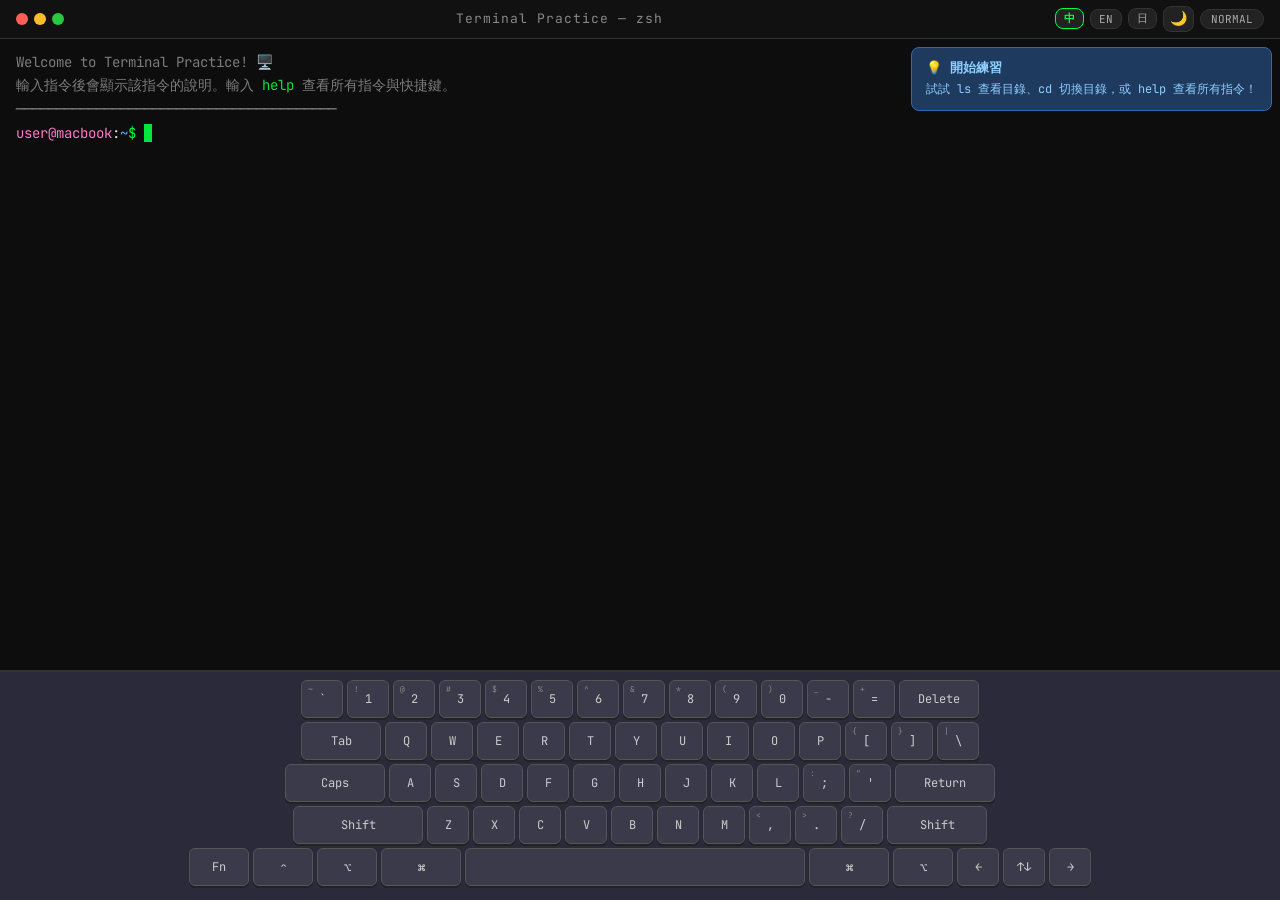
<file: terminal-practice.html>
<!DOCTYPE html>
<html lang="zh-TW">
<head>
<meta charset="UTF-8">
<meta name="viewport" content="width=device-width, initial-scale=1.0">
<title>Terminal Practice</title>
<link href="https://fonts.googleapis.com/css2?family=JetBrains+Mono:wght@300;400;500;700&display=swap" rel="stylesheet">
<style>
*{margin:0;padding:0;box-sizing:border-box}
:root{
  --bg:#1a1a2e;
  --terminal-bg:#0d0d0d;
  --text-green:#00ff41;
  --text-white:#e0e0e0;
  --prompt-blue:#5eaeff;
  --prompt-user:#ff79c6;
  --key-bg:#3a3a4a;
  --key-bg-hover:#4a4a5a;
  --key-pressed:#00ff41;
  --key-text:#ccc;
  --key-border:#555;
  --keyboard-bg:#2a2a3a;
  --hint-bg:#1e3a5f;
  --hint-border:#2e6aaf;
  --success-bg:#1a3a1a;
  --success-border:#2a8a2a;
  --topbar-bg:#111;
  --topbar-border:#333;
  --topbar-title:#888;
  --vi-status-bg:#222;
}
/* ── Light Mode ── */
.light-mode{
  --bg:#f0f2f5;
  --terminal-bg:#ffffff;
  --text-green:#007a1f;
  --text-white:#1a1a1a;
  --prompt-blue:#0055bb;
  --prompt-user:#cc0066;
  --key-bg:#e2e2e2;
  --key-bg-hover:#d2d2d2;
  --key-pressed:#007a1f;
  --key-text:#333;
  --key-border:#bbb;
  --keyboard-bg:#d8d8d8;
  --hint-bg:#e4f0fd;
  --hint-border:#4a90d9;
  --success-bg:#e6f5e6;
  --success-border:#4a9a4a;
  --topbar-bg:#f8f8f8;
  --topbar-border:#ddd;
  --topbar-title:#666;
  --vi-status-bg:#ececec;
}
.light-mode .hint-toast.info{background:#fff4e0;border-color:#cc8800;color:#885500}
.light-mode .hint-toast.explain{background:#f5eeff;border-color:#9055c8;color:#5a2d8a}
.light-mode .hint-toast.success{color:#266026}
.light-mode .error-line{color:#cc2200}
.light-mode .dir-color{color:#0055bb}
.light-mode .exec-color{color:#007a1f}
.light-mode .vi-tilde{color:#0055bb}
.light-mode #terminal::-webkit-scrollbar-thumb{background:#bbb}
.light-mode .key{box-shadow:0 2px 0 #bbb}

html,body{height:100%;overflow:hidden;background:var(--bg);font-family:'JetBrains Mono',monospace;color:var(--text-white)}
#app{display:flex;flex-direction:column;height:100vh}

.top-bar{display:flex;align-items:center;justify-content:space-between;padding:6px 16px;background:var(--topbar-bg);border-bottom:1px solid var(--topbar-border);flex-shrink:0}
.top-bar .dots{display:flex;gap:6px}
.top-bar .dot{width:12px;height:12px;border-radius:50%}
.dot-r{background:#ff5f57}.dot-y{background:#ffbd2e}.dot-g{background:#28c840}
.top-bar .title{font-size:13px;color:var(--topbar-title);letter-spacing:1px}
.top-bar .mode-badge{font-size:11px;padding:2px 10px;border-radius:10px;background:var(--vi-status-bg);color:#aaa;border:1px solid var(--topbar-border)}

/* ── Top-bar controls ── */
.top-bar-controls{display:flex;align-items:center;gap:6px}
.lang-btn{
  font-size:11px;padding:2px 8px;border-radius:8px;cursor:pointer;user-select:none;
  background:var(--vi-status-bg);color:#aaa;border:1px solid var(--topbar-border);
  font-family:'JetBrains Mono',monospace;transition:all .15s;
}
.lang-btn:hover{color:var(--text-green);border-color:var(--text-green)}
.lang-btn.active{color:var(--text-green);border-color:var(--text-green);font-weight:700}
.theme-btn{
  font-size:14px;padding:2px 6px;border-radius:8px;cursor:pointer;user-select:none;
  background:var(--vi-status-bg);border:1px solid var(--topbar-border);
  line-height:1.4;transition:all .15s;
}
.theme-btn:hover{border-color:var(--text-green)}

.terminal-wrap{flex:1;min-height:0;display:flex;flex-direction:column;background:var(--terminal-bg);position:relative;overflow:hidden}
#terminal{flex:1;overflow-y:auto;padding:12px 16px;font-size:14px;line-height:1.7;white-space:pre-wrap;word-break:break-all;scrollbar-width:thin;scrollbar-color:#333 transparent}
#terminal::-webkit-scrollbar{width:6px}
#terminal::-webkit-scrollbar-thumb{background:#333;border-radius:3px}

.prompt-line{color:var(--text-green)}
.prompt-user{color:var(--prompt-user)}
.prompt-path{color:var(--prompt-blue)}
.prompt-symbol{color:var(--text-green)}
.output-line{color:var(--text-white);opacity:.9}
.error-line{color:#ff6b6b}
.dir-color{color:#5eaeff;font-weight:bold}
.file-color{color:var(--text-white)}
.exec-color{color:var(--text-green)}
.vi-tilde{color:var(--prompt-blue)}
.vi-status{color:var(--text-white);background:var(--vi-status-bg);padding:1px 0}

.cursor-block{background:var(--text-green);color:#000;animation:blink 1s step-end infinite}
@keyframes blink{50%{opacity:0}}

.hint-container{position:absolute;top:8px;right:8px;z-index:10;display:flex;flex-direction:column;gap:6px;max-width:400px;pointer-events:none}
.hint-toast{padding:10px 14px;border-radius:8px;font-size:12px;line-height:1.6;animation:slideIn .3s ease;pointer-events:auto;transition:opacity .3s}
.hint-toast.hint{background:var(--hint-bg);border:1px solid var(--hint-border);color:#8ecfff}
.hint-toast.success{background:var(--success-bg);border:1px solid var(--success-border);color:#6f6}
.hint-toast.info{background:#3a2a1a;border:1px solid #8a6a2a;color:#ffd080}
.hint-toast.explain{background:#2a1a3a;border:1px solid #6a4a8a;color:#d0b0ff}
@keyframes slideIn{from{transform:translateX(20px);opacity:0}to{transform:translateX(0);opacity:1}}
.hint-toast .hint-title{font-weight:700;margin-bottom:2px;font-size:13px}

.keyboard-section{flex-shrink:0;background:var(--keyboard-bg);border-top:2px solid var(--topbar-border);padding:8px 6px 10px}
.kb-row{display:flex;justify-content:center;gap:4px;margin-bottom:4px}
.key{
  display:flex;align-items:center;justify-content:center;
  min-width:42px;height:38px;padding:0 6px;
  background:var(--key-bg);color:var(--key-text);
  border:1px solid var(--key-border);border-radius:6px;
  font-size:11px;font-family:'JetBrains Mono',monospace;
  cursor:pointer;user-select:none;
  transition:all .08s ease;
  position:relative;
  box-shadow:0 2px 0 #222;
}
.key:hover{background:var(--key-bg-hover)}
.key.pressed{
  background:var(--key-pressed)!important;color:#000!important;
  transform:translateY(2px);box-shadow:none;
  border-color:var(--key-pressed)!important;
}
.key.modifier-active{border-color:#ff79c6!important;color:#ff79c6!important;background:#3a2a3a!important}
.key.wide-1{min-width:60px}.key.wide-2{min-width:80px}.key.wide-3{min-width:100px}
.key.wide-4{min-width:130px}
.key.space{flex:1;max-width:340px;min-width:200px}
.key .sub{position:absolute;top:3px;left:6px;font-size:8px;color:#888}
.key .main{font-size:12px}

@media(max-width:900px){
  .key{min-width:32px;height:32px;font-size:9px}
  .key .sub{font-size:7px}
  .key.space{min-width:140px}
  #terminal{font-size:12px}
}
</style>
</head>
<body>
<div id="app">
  <div class="top-bar">
    <div class="dots"><div class="dot dot-r"></div><div class="dot dot-y"></div><div class="dot dot-g"></div></div>
    <div class="title" id="topTitle">Terminal Practice — zsh</div>
    <div class="top-bar-controls">
      <div class="lang-btn active" data-lang="zh" onclick="switchLang('zh')">中</div>
      <div class="lang-btn" data-lang="en" onclick="switchLang('en')">EN</div>
      <div class="lang-btn" data-lang="ja" onclick="switchLang('ja')">日</div>
      <div class="theme-btn" id="themeBtn" onclick="toggleTheme()" title="Toggle theme">🌙</div>
      <div class="mode-badge" id="modeBadge">NORMAL</div>
    </div>
  </div>
  <div class="terminal-wrap">
    <div id="terminal"></div>
    <div class="hint-container" id="hintContainer"></div>
  </div>
  <div class="keyboard-section" id="keyboard"></div>
</div>

<script>
// ═══════════════════════════════════════
//  TRANSLATIONS
// ═══════════════════════════════════════
const TRANSLATIONS = {
  zh: {
    title: 'Terminal Practice — zsh',
    welcome1: 'Welcome to Terminal Practice! 🖥️',
    welcome2: '輸入指令後會顯示該指令的說明。輸入 <span class="exec-color">help</span> 查看所有指令與快捷鍵。',
    separator: '────────────────────────────────────────',
    startHintTitle: '💡 開始練習',
    startHintText: '試試 ls 查看目錄、cd 切換目錄，或 help 查看所有指令！',
    langTitle: '🌐 語言切換',
    langText: '已切換為繁體中文',
    viEnterHint: '進入 Vim',
    viEnterText: 'i=編輯 | Esc=一般 | :wq=存檔離開 | h/j/k/l=移動',
    helpTitle: '═══ 可用指令與快捷鍵 ═══',
    helpCmds: [
      ['ls [-la]','列出目錄內容'],['cd <dir>','切換目錄'],['pwd','顯示當前路徑'],
      ['cat <file>','查看檔案'],['head/tail [-n N] <file>','查看開頭/結尾'],
      ['wc [-l] <file>','計算行數'],['mkdir <dir>','建立資料夾'],
      ['touch <file>','建立空檔案'],['cp <src> <dest>','複製'],
      ['mv <src> <dest>','移動/改名'],['rm [-r] <file>','刪除'],
      ['grep <pat> <file>','搜尋文字'],['find <dir>','尋找檔案'],
      ['vi <file>','Vim 編輯器'],['echo <text>','輸出文字'],
      ['clear / Ctrl+L','清除螢幕'],['Ctrl+A / Ctrl+E','游標行首/行尾'],
      ['Ctrl+U / Ctrl+K','刪到行首/行尾'],['Ctrl+W','刪前一個字'],
      ['Ctrl+B / Ctrl+F','游標左移/右移'],['Ctrl+C','中斷指令'],['Tab','自動補全'],
    ],
    viEscHint: '📖 Esc',
    viEscText: '回到一般模式。hjkl 移動、dd 刪行、:wq 存檔離開。',
    viExpl: {
      'i':'在游標前進入編輯模式','a':'在游標後進入編輯模式','A':'在行尾進入編輯模式',
      'o':'下方新增行並編輯','O':'上方新增行並編輯','h':'← 左移','j':'↓ 下移',
      'k':'↑ 上移','l':'→ 右移','0':'跳到行首','$':'跳到行尾',
      'G':'跳到最後一行','x':'刪除游標下字元','d':'dd = 刪除整行',
      ':':'進入命令模式 (:wq :q! 等)',
    },
    viCmdExpl: {
      'w': ['📖 :w','儲存檔案但留在 Vim 中。用 :wq 存檔並離開。'],
      'wq': ['📖 :wq','存檔並離開 Vim，回到終端機。'],
      'x': ['📖 :x','存檔並離開 Vim，回到終端機。'],
      'q': ['📖 :q','離開 Vim（檔案未修改時才能用）。'],
      'q!': ['📖 :q!','強制離開 Vim，放棄所有未儲存的修改。'],
    },
    viLineJump: (n) => [`📖 :${n}`,`跳到第 ${n} 行。`],
    cmdExplain: {
      'ls':     { title:'ls', text:'列出當前目錄的檔案和資料夾。藍色=資料夾、白色=檔案、綠色=可執行檔。' },
      'ls -l':  { title:'ls -l', text:'長格式列出，顯示權限、擁有者、大小、修改時間等詳細資訊。' },
      'ls -a':  { title:'ls -a', text:'列出所有檔案，包含 . 開頭的隱藏檔（如 .bashrc）。' },
      'ls -la': { title:'ls -la', text:'合併 -l 和 -a，完整顯示所有檔案的詳細資訊。' },
      'ls -al': { title:'ls -al', text:'同 ls -la，完整顯示所有檔案的詳細資訊。' },
      'cd':     { title:'cd', text:'切換到家目錄 (~)。cd = Change Directory。' },
      'cd ..':  { title:'cd ..', text:'回到上一層目錄。「..」代表父目錄，「.」代表當前目錄。' },
      'cd ~':   { title:'cd ~', text:'切換到家目錄。~ (tilde) 是 /home/user 的縮寫。' },
      'pwd':    { title:'pwd', text:'Print Working Directory — 印出你目前所在的完整絕對路徑。' },
      'cat':    { title:'cat', text:'Concatenate — 把檔案內容印到螢幕。適合快速查看短檔案。' },
      'head':   { title:'head', text:'顯示檔案前幾行（預設 10 行）。用 -n N 指定行數，例如 head -3 file.txt' },
      'tail':   { title:'tail', text:'顯示檔案最後幾行（預設 10 行）。常用於查看 log 最新內容。' },
      'wc':     { title:'wc', text:'Word Count — 計算行數、字數、字元數。加 -l 只看行數。' },
      'mkdir':  { title:'mkdir', text:'Make Directory — 建立新的空資料夾。' },
      'touch':  { title:'touch', text:'建立空白檔案，或更新已存在檔案的修改時間戳記。' },
      'cp':     { title:'cp', text:'Copy — 複製檔案。語法：cp 來源 目的地。加 -r 可複製資料夾。' },
      'mv':     { title:'mv', text:'Move — 移動或重新命名。語法：mv 舊路徑 新路徑。' },
      'rm':     { title:'rm', text:'Remove — 刪除檔案。加 -r 可刪資料夾。⚠️ 沒有回收桶！' },
      'grep':   { title:'grep', text:'搜尋檔案中符合 pattern 的行。紅色標示匹配處。' },
      'find':   { title:'find', text:'遞迴列出目錄下所有檔案與子目錄的完整路徑。' },
      'echo':   { title:'echo', text:'輸出文字到螢幕。在 shell script 中常用來顯示訊息或變數。' },
      'clear':  { title:'clear', text:'清除螢幕。快捷鍵 Ctrl+L 效果一樣。' },
      'whoami': { title:'whoami', text:'顯示目前登入的使用者名稱。' },
      'date':   { title:'date', text:'顯示系統的日期與時間。' },
      'vi':     { title:'vi / vim', text:'Vim 編輯器。i=編輯模式 | Esc=一般模式 | :wq=存檔離開 | :q!=放棄' },
      'vim':    { title:'vi / vim', text:'Vim 編輯器。i=編輯模式 | Esc=一般模式 | :wq=存檔離開 | :q!=放棄' },
      'help':   { title:'help', text:'列出所有可用指令與快捷鍵。' },
    },
    ctrlExplain: {
      'a': { title:'Ctrl+A', text:'游標移到行首 — 快速跳回指令的開頭來修改。' },
      'e': { title:'Ctrl+E', text:'游標移到行尾 — 跳到指令最後面繼續輸入。' },
      'b': { title:'Ctrl+B', text:'游標往左移一格（同 ← 方向鍵）。' },
      'f': { title:'Ctrl+F', text:'游標往右移一格（同 → 方向鍵）。' },
      'u': { title:'Ctrl+U', text:'刪除游標前面的所有文字（清除到行首）。' },
      'k': { title:'Ctrl+K', text:'刪除游標後面的所有文字（清除到行尾）。' },
      'w': { title:'Ctrl+W', text:'刪除游標前面的一個單字。反覆按可逐個刪除。' },
      'c': { title:'Ctrl+C', text:'中斷/取消當前輸入，回到新的命令提示符。' },
      'l': { title:'Ctrl+L', text:'清除螢幕，效果同 clear 指令。' },
    },
  },

  en: {
    title: 'Terminal Practice — zsh',
    welcome1: 'Welcome to Terminal Practice! 🖥️',
    welcome2: 'Run a command to see its explanation. Type <span class="exec-color">help</span> for all commands & shortcuts.',
    separator: '────────────────────────────────────────',
    startHintTitle: '💡 Get started',
    startHintText: 'Try ls to list files, cd to change directory, or help for all commands!',
    langTitle: '🌐 Language',
    langText: 'Switched to English',
    viEnterHint: 'Vim opened',
    viEnterText: 'i=insert | Esc=normal | :wq=save & quit | h/j/k/l=move',
    helpTitle: '═══ Commands & Shortcuts ═══',
    helpCmds: [
      ['ls [-la]','list directory contents'],['cd <dir>','change directory'],
      ['pwd','print working directory'],['cat <file>','view file'],
      ['head/tail [-n N] <file>','show first/last lines'],['wc [-l] <file>','count lines/words'],
      ['mkdir <dir>','create directory'],['touch <file>','create empty file'],
      ['cp <src> <dest>','copy'],['mv <src> <dest>','move / rename'],
      ['rm [-r] <file>','delete'],['grep <pat> <file>','search text'],
      ['find <dir>','find files'],['vi <file>','Vim editor'],
      ['echo <text>','print text'],['clear / Ctrl+L','clear screen'],
      ['Ctrl+A / Ctrl+E','cursor to start / end'],['Ctrl+U / Ctrl+K','delete to start / end'],
      ['Ctrl+W','delete previous word'],['Ctrl+B / Ctrl+F','cursor left / right'],
      ['Ctrl+C','interrupt'],['Tab','autocomplete'],
    ],
    viEscHint: '📖 Esc',
    viEscText: 'Back to normal mode. hjkl to move, dd to delete line, :wq to save & quit.',
    viExpl: {
      'i':'Enter insert mode before cursor','a':'Enter insert mode after cursor',
      'A':'Enter insert mode at end of line','o':'Open new line below and insert',
      'O':'Open new line above and insert','h':'← move left','j':'↓ move down',
      'k':'↑ move up','l':'→ move right','0':'Jump to beginning of line',
      '$':'Jump to end of line','G':'Jump to last line','x':'Delete character under cursor',
      'd':'dd = delete entire line',':':'Enter command mode (:wq :q! etc.)',
    },
    viCmdExpl: {
      'w': ['📖 :w','File saved. Still in Vim. Use :wq to save and quit.'],
      'wq': ['📖 :wq','Saved and exited Vim.'],
      'x': ['📖 :x','Saved and exited Vim.'],
      'q': ['📖 :q','Quit Vim (only works when no unsaved changes).'],
      'q!': ['📖 :q!','Force quit Vim, discarding all unsaved changes.'],
    },
    viLineJump: (n) => [`📖 :${n}`,`Jumped to line ${n}.`],
    cmdExplain: {
      'ls':     { title:'ls', text:'List files and folders. Blue=directory, White=file, Green=executable.' },
      'ls -l':  { title:'ls -l', text:'Long format: shows permissions, owner, size, and modification time.' },
      'ls -a':  { title:'ls -a', text:'Show all files including hidden ones (starting with .) like .bashrc.' },
      'ls -la': { title:'ls -la', text:'Combines -l and -a: full details including hidden files.' },
      'ls -al': { title:'ls -al', text:'Same as ls -la: full details including hidden files.' },
      'cd':     { title:'cd', text:'Change Directory — go to home directory (~).' },
      'cd ..':  { title:'cd ..', text:'Go up one directory. ".." = parent dir, "." = current dir.' },
      'cd ~':   { title:'cd ~', text:'Go to home directory. ~ (tilde) is shorthand for /home/user.' },
      'pwd':    { title:'pwd', text:'Print Working Directory — prints the full absolute path of your location.' },
      'cat':    { title:'cat', text:'Concatenate — print file contents to the screen.' },
      'head':   { title:'head', text:'Show first N lines (default 10). Use -n N to specify, e.g. head -3 file.txt' },
      'tail':   { title:'tail', text:'Show last N lines (default 10). Useful for viewing the latest log entries.' },
      'wc':     { title:'wc', text:'Word Count — count lines, words, and characters. Add -l for lines only.' },
      'mkdir':  { title:'mkdir', text:'Make Directory — create a new empty folder.' },
      'touch':  { title:'touch', text:'Create an empty file, or update an existing file\'s modification time.' },
      'cp':     { title:'cp', text:'Copy a file. Syntax: cp source destination. Add -r for directories.' },
      'mv':     { title:'mv', text:'Move or rename. Syntax: mv old-path new-path.' },
      'rm':     { title:'rm', text:'Remove — delete a file. Add -r for directories. ⚠️ No trash bin!' },
      'grep':   { title:'grep', text:'Search for lines matching a pattern. Matches highlighted in red.' },
      'find':   { title:'find', text:'Recursively list all files and subdirectories with full paths.' },
      'echo':   { title:'echo', text:'Print text to screen. Used in scripts to display messages or variables.' },
      'clear':  { title:'clear', text:'Clear the screen. Ctrl+L does the same.' },
      'whoami': { title:'whoami', text:'Print the current logged-in username.' },
      'date':   { title:'date', text:'Display the current system date and time.' },
      'vi':     { title:'vi / vim', text:'Vim editor. i=insert | Esc=normal | :wq=save & quit | :q!=force quit' },
      'vim':    { title:'vi / vim', text:'Vim editor. i=insert | Esc=normal | :wq=save & quit | :q!=force quit' },
      'help':   { title:'help', text:'List all available commands and shortcuts.' },
    },
    ctrlExplain: {
      'a': { title:'Ctrl+A', text:'Move cursor to beginning of line.' },
      'e': { title:'Ctrl+E', text:'Move cursor to end of line.' },
      'b': { title:'Ctrl+B', text:'Move cursor one character left (same as ← arrow key).' },
      'f': { title:'Ctrl+F', text:'Move cursor one character right (same as → arrow key).' },
      'u': { title:'Ctrl+U', text:'Delete everything before the cursor (clear to start of line).' },
      'k': { title:'Ctrl+K', text:'Delete everything after the cursor (clear to end of line).' },
      'w': { title:'Ctrl+W', text:'Delete the word before cursor. Press repeatedly for more words.' },
      'c': { title:'Ctrl+C', text:'Interrupt / cancel current input and return to a new prompt.' },
      'l': { title:'Ctrl+L', text:'Clear the screen, same as the clear command.' },
    },
  },

  ja: {
    title: 'Terminal Practice — zsh',
    welcome1: 'Terminal Practice へようこそ！🖥️',
    welcome2: 'コマンドを実行すると説明が表示されます。<span class="exec-color">help</span> で全コマンド一覧。',
    separator: '────────────────────────────────────────',
    startHintTitle: '💡 練習開始',
    startHintText: 'ls でファイル一覧、cd でディレクトリ移動、help で全コマンド確認！',
    langTitle: '🌐 言語切替',
    langText: '日本語に切り替えました',
    viEnterHint: 'Vim を開きました',
    viEnterText: 'i=挿入 | Esc=ノーマル | :wq=保存して終了 | h/j/k/l=移動',
    helpTitle: '═══ コマンド＆ショートカット ═══',
    helpCmds: [
      ['ls [-la]','ディレクトリ内容を表示'],['cd <dir>','ディレクトリ移動'],
      ['pwd','現在のパスを表示'],['cat <file>','ファイル内容を表示'],
      ['head/tail [-n N] <file>','先頭/末尾の行を表示'],['wc [-l] <file>','行数/単語数を数える'],
      ['mkdir <dir>','ディレクトリ作成'],['touch <file>','空ファイル作成'],
      ['cp <src> <dest>','コピー'],['mv <src> <dest>','移動/リネーム'],
      ['rm [-r] <file>','削除'],['grep <pat> <file>','テキスト検索'],
      ['find <dir>','ファイル検索'],['vi <file>','Vimエディタ'],
      ['echo <text>','テキスト出力'],['clear / Ctrl+L','画面クリア'],
      ['Ctrl+A / Ctrl+E','行頭/行末へ移動'],['Ctrl+U / Ctrl+K','行頭/行末まで削除'],
      ['Ctrl+W','前の単語を削除'],['Ctrl+B / Ctrl+F','左/右へ移動'],
      ['Ctrl+C','入力中断'],['Tab','自動補完'],
    ],
    viEscHint: '📖 Esc',
    viEscText: 'ノーマルモードに戻ります。hjkl で移動、dd で行削除、:wq で保存終了。',
    viExpl: {
      'i':'カーソルの前に挿入モードで入る','a':'カーソルの後に挿入モードで入る',
      'A':'行末に挿入モードで入る','o':'下に新しい行を作り挿入',
      'O':'上に新しい行を作り挿入','h':'← 左移動','j':'↓ 下移動',
      'k':'↑ 上移動','l':'→ 右移動','0':'行頭へジャンプ',
      '$':'行末へジャンプ','G':'最終行へジャンプ','x':'カーソル下の文字を削除',
      'd':'dd = 行全体を削除',':':'コマンドモードに入る (:wq :q! など)',
    },
    viCmdExpl: {
      'w': ['📖 :w','ファイルを保存（Vim は終了しない）。:wq で保存して終了。'],
      'wq': ['📖 :wq','保存してVimを終了。'],
      'x': ['📖 :x','保存してVimを終了。'],
      'q': ['📖 :q','Vimを終了（未保存の変更がない場合のみ）。'],
      'q!': ['📖 :q!','強制終了。未保存の変更を破棄して終了。'],
    },
    viLineJump: (n) => [`📖 :${n}`,`${n} 行目へジャンプしました。`],
    cmdExplain: {
      'ls':     { title:'ls', text:'現在のディレクトリを一覧表示。青=ディレクトリ、白=ファイル、緑=実行ファイル。' },
      'ls -l':  { title:'ls -l', text:'詳細表示：パーミッション・オーナー・サイズ・更新日時を表示。' },
      'ls -a':  { title:'ls -a', text:'隠しファイル（. 始まり、例: .bashrc）も含めて全て表示。' },
      'ls -la': { title:'ls -la', text:'-l と -a を組み合わせた詳細表示（隠しファイル含む）。' },
      'ls -al': { title:'ls -al', text:'ls -la と同じ。隠しファイル含む詳細表示。' },
      'cd':     { title:'cd', text:'ホームディレクトリ (~) に移動。cd = Change Directory。' },
      'cd ..':  { title:'cd ..', text:'一つ上のディレクトリへ戻る。「..」=親ディレクトリ、「.」=現在。' },
      'cd ~':   { title:'cd ~', text:'ホームディレクトリへ移動。~ は /home/user の省略形。' },
      'pwd':    { title:'pwd', text:'Print Working Directory — 現在いる場所の絶対パスを表示。' },
      'cat':    { title:'cat', text:'ファイルの内容を画面に表示。短いファイルの確認に便利。' },
      'head':   { title:'head', text:'ファイルの先頭 N 行を表示（デフォルト10行）。例: head -3 file.txt' },
      'tail':   { title:'tail', text:'ファイルの末尾 N 行を表示（デフォルト10行）。ログ確認に便利。' },
      'wc':     { title:'wc', text:'Word Count — 行数・単語数・文字数を数える。-l で行数のみ。' },
      'mkdir':  { title:'mkdir', text:'Make Directory — 新しい空ディレクトリを作成。' },
      'touch':  { title:'touch', text:'空ファイルを作成、または既存ファイルの更新日時を更新。' },
      'cp':     { title:'cp', text:'ファイルをコピー。構文: cp コピー元 コピー先。-r でディレクトリも可。' },
      'mv':     { title:'mv', text:'移動またはリネーム。構文: mv 旧パス 新パス。' },
      'rm':     { title:'rm', text:'ファイルを削除。-r でディレクトリ削除。⚠️ ゴミ箱なし！' },
      'grep':   { title:'grep', text:'パターンに一致する行を検索。一致部分を赤でハイライト。' },
      'find':   { title:'find', text:'ディレクトリ以下の全ファイルを再帰的に一覧表示。' },
      'echo':   { title:'echo', text:'テキストを画面に出力。シェルスクリプトでメッセージ表示に使う。' },
      'clear':  { title:'clear', text:'画面をクリア。Ctrl+L でも同じ効果。' },
      'whoami': { title:'whoami', text:'現在ログインしているユーザー名を表示。' },
      'date':   { title:'date', text:'システムの現在の日時を表示。' },
      'vi':     { title:'vi / vim', text:'Vimエディタ。i=挿入 | Esc=ノーマル | :wq=保存終了 | :q!=強制終了' },
      'vim':    { title:'vi / vim', text:'Vimエディタ。i=挿入 | Esc=ノーマル | :wq=保存終了 | :q!=強制終了' },
      'help':   { title:'help', text:'利用可能な全コマンドとショートカットを表示。' },
    },
    ctrlExplain: {
      'a': { title:'Ctrl+A', text:'行頭へカーソルを移動。' },
      'e': { title:'Ctrl+E', text:'行末へカーソルを移動。' },
      'b': { title:'Ctrl+B', text:'カーソルを1文字左へ（← キーと同じ）。' },
      'f': { title:'Ctrl+F', text:'カーソルを1文字右へ（→ キーと同じ）。' },
      'u': { title:'Ctrl+U', text:'カーソルより前を全て削除（行頭まで削除）。' },
      'k': { title:'Ctrl+K', text:'カーソルより後を全て削除（行末まで削除）。' },
      'w': { title:'Ctrl+W', text:'カーソル前の単語を削除。繰り返しで複数削除可。' },
      'c': { title:'Ctrl+C', text:'入力を中断してプロンプトに戻る。' },
      'l': { title:'Ctrl+L', text:'画面をクリア。clear コマンドと同じ効果。' },
    },
  },
};

// ═══════════════════════════════════════
//  FILESYSTEM
// ═══════════════════════════════════════
const FS = {
  '/': { type:'dir', children:['home'] },
  '/home': { type:'dir', children:['user'] },
  '/home/user': { type:'dir', children:['Documents','Downloads','projects','.bashrc','.zshrc'] },
  '/home/user/Documents': { type:'dir', children:['notes.txt','report.md','todo.txt'] },
  '/home/user/Documents/notes.txt': { type:'file', content:'這是一個筆記檔案。\n記得完成作業！\n明天開會時間：14:00' },
  '/home/user/Documents/report.md': { type:'file', content:'# 月報告\n\n## 進度\n- 完成前端設計\n- API 串接中\n\n## 待辦\n- 測試部署' },
  '/home/user/Documents/todo.txt': { type:'file', content:'1. 學習 Linux 指令\n2. 練習 vim\n3. 完成專案部署' },
  '/home/user/Downloads': { type:'dir', children:['image.png','data.csv'] },
  '/home/user/Downloads/image.png': { type:'file', content:'[binary PNG data]' },
  '/home/user/Downloads/data.csv': { type:'file', content:'name,age,city\nAlice,28,Taipei\nBob,32,Tokyo\nCarol,25,Osaka' },
  '/home/user/projects': { type:'dir', children:['webapp','script.sh'] },
  '/home/user/projects/webapp': { type:'dir', children:['index.html','style.css','app.js','README.md'] },
  '/home/user/projects/webapp/index.html': { type:'file', content:'<!DOCTYPE html>\n<html>\n<head><title>My App</title></head>\n<body>\n  <h1>Hello World</h1>\n</body>\n</html>' },
  '/home/user/projects/webapp/style.css': { type:'file', content:'body {\n  margin: 0;\n  font-family: sans-serif;\n  background: #f0f0f0;\n}\nh1 { color: #333; }' },
  '/home/user/projects/webapp/app.js': { type:'file', content:'console.log("App started");\n\nfunction greet(name) {\n  return `Hello, ${name}!`;\n}\n\ngreet("World");' },
  '/home/user/projects/webapp/README.md': { type:'file', content:'# WebApp\n\nA simple web application.\n\n## Setup\nnpm install\nnpm start' },
  '/home/user/projects/script.sh': { type:'file', content:'#!/bin/bash\necho "Running backup..."\ntar -czf backup.tar.gz ~/Documents\necho "Backup complete!"', executable:true },
  '/home/user/.bashrc': { type:'file', content:'# .bashrc\nexport PATH=$PATH:/usr/local/bin\nalias ll="ls -la"' },
  '/home/user/.zshrc': { type:'file', content:'# .zshrc\nexport ZSH=$HOME/.oh-my-zsh\nZSH_THEME="robbyrussell"' },
};

// ═══════════════════════════════════════
//  STATE
// ═══════════════════════════════════════
let cwd = '/home/user';
let inputBuf = '';
let cursorPos = 0;
let cmdHistory = [];
let histIdx = -1;
let mode = 'normal';
let viState = null;
let ctrlHeld = false;
let shiftHeld = false;
let currentLang = 'zh';
let isLightMode = false;

function T() { return TRANSLATIONS[currentLang]; }
let cmdExplain  = T().cmdExplain;
let ctrlExplain = T().ctrlExplain;

// ═══════════════════════════════════════
//  THEME & LANGUAGE
// ═══════════════════════════════════════
function toggleTheme() {
  isLightMode = !isLightMode;
  document.body.classList.toggle('light-mode', isLightMode);
  document.getElementById('themeBtn').textContent = isLightMode ? '🌙' : '☀️';
}

function switchLang(lang) {
  if (lang === currentLang) return;
  currentLang = lang;
  cmdExplain  = T().cmdExplain;
  ctrlExplain = T().ctrlExplain;
  // Update active button
  document.querySelectorAll('.lang-btn').forEach(b => {
    b.classList.toggle('active', b.dataset.lang === lang);
  });
  // Update title
  document.getElementById('topTitle').textContent = T().title;
  // Clear terminal and re-print welcome
  termLines = [];
  addHtmlLine(`<span class="output-line" style="color:#888">${T().welcome1}</span>`);
  addHtmlLine(`<span class="output-line" style="color:#888">${T().welcome2}</span>`);
  addHtmlLine(`<span class="output-line" style="color:#888">${T().separator}</span>`);
  refresh();
  showHint('hint', T().langTitle, T().langText);
}

// ═══════════════════════════════════════
//  COMMAND EXPLANATIONS
// ═══════════════════════════════════════
function getExplanation(cmd) {
  const t = cmd.trim(), parts = t.split(/\s+/), base = parts[0];
  const flags = parts.filter(p => p.startsWith('-')).sort().join(' ');
  const withFlags = base + (flags ? ' ' + flags : '');
  return cmdExplain[t] || cmdExplain[withFlags] || cmdExplain[base] || null;
}

// ═══════════════════════════════════════
//  TERMINAL RENDERING
// ═══════════════════════════════════════
const termEl = document.getElementById('terminal');
const hintEl = document.getElementById('hintContainer');
let termLines = [];

function escHtml(s) { return s.replace(/&/g,'&amp;').replace(/</g,'&lt;').replace(/>/g,'&gt;'); }

function getPrompt() {
  let p = cwd.replace('/home/user','~') || '/';
  return `<span class="prompt-user">user@macbook</span>:<span class="prompt-path">${p}</span><span class="prompt-symbol">$ </span>`;
}

function renderTerminal() {
  if (mode !== 'normal') return;
  const before = escHtml(inputBuf.substring(0, cursorPos));
  const ch = cursorPos < inputBuf.length ? escHtml(inputBuf[cursorPos]) : ' ';
  const after = escHtml(inputBuf.substring(cursorPos + 1));
  const inputHtml = `<span class="output-line">${before}<span class="cursor-block">${ch}</span>${after}</span>`;
  termEl.innerHTML = termLines.join('') + getPrompt() + inputHtml;
  termEl.scrollTop = termEl.scrollHeight;
}

function renderVi() {
  const v = viState;
  const rows = Math.floor((termEl.clientHeight - 30) / 24) || 20;
  let html = '';
  for (let i = 0; i < rows - 1; i++) {
    if (i < v.lines.length) {
      let line = escHtml(v.lines[i]);
      if (v.mode === 'normal' && i === v.cursorRow) {
        const ch = v.lines[i][v.cursorCol] || ' ';
        line = escHtml(v.lines[i].substring(0, v.cursorCol)) +
          `<span style="background:var(--text-green);color:#000">${escHtml(ch)}</span>` +
          escHtml(v.lines[i].substring(v.cursorCol + 1));
      } else if (v.mode === 'insert' && i === v.cursorRow) {
        line = escHtml(v.lines[i].substring(0, v.cursorCol)) +
          `<span class="cursor-block"> </span>` +
          escHtml(v.lines[i].substring(v.cursorCol));
      }
      html += `<div class="output-line">${line || ' '}</div>`;
    } else {
      html += `<div class="vi-tilde">~</div>`;
    }
  }
  let status = '';
  if (v.mode === 'insert') status = '-- INSERT --';
  else if (v.mode === 'command') status = ':' + escHtml(v.commandBuf);
  else status = escHtml(v.message || '');
  html += `<div class="vi-status">${status}<span style="float:right">${v.cursorRow+1},${v.cursorCol+1}</span></div>`;
  termEl.innerHTML = html;
}

function refresh() {
  if (mode === 'normal') renderTerminal();
  else if (mode.startsWith('vi')) renderVi();
}

function addPromptLine(cmd) { termLines.push(`<div class="prompt-line">${getPrompt()}<span class="output-line">${escHtml(cmd)}</span></div>`); }
function addOutLine(text, cls='output-line') { termLines.push(`<div class="${cls}">${escHtml(text)}</div>`); }
function addHtmlLine(html) { termLines.push(`<div>${html}</div>`); }

// ═══════════════════════════════════════
//  PATH RESOLUTION
// ═══════════════════════════════════════
function resolvePath(p) {
  if (!p) return cwd;
  if (p === '~') return '/home/user';
  if (p.startsWith('~/')) p = '/home/user/' + p.slice(2);
  else if (!p.startsWith('/')) p = cwd + '/' + p;
  const parts = [];
  for (const seg of p.split('/')) {
    if (seg === '..') parts.pop();
    else if (seg && seg !== '.') parts.push(seg);
  }
  return '/' + parts.join('/');
}

// ═══════════════════════════════════════
//  TAB COMPLETION
// ═══════════════════════════════════════
function doTabComplete() {
  const parts = inputBuf.split(/\s+/);
  const lastPart = parts[parts.length - 1] || '';
  if (!lastPart) return;

  const slashIdx = lastPart.lastIndexOf('/');
  let dirPrefix, partial;
  if (slashIdx >= 0) {
    dirPrefix = lastPart.substring(0, slashIdx + 1);
    partial = lastPart.substring(slashIdx + 1);
  } else {
    dirPrefix = '';
    partial = lastPart;
  }

  const searchDirInput = dirPrefix ? dirPrefix.replace(/\/$/,'') : '.';
  const searchDir = resolvePath(searchDirInput);
  const node = FS[searchDir];
  if (!node || node.type !== 'dir') return;

  const matches = node.children.filter(c => c.startsWith(partial));

  if (matches.length === 1) {
    const match = matches[0];
    const fullPath = searchDir === '/' ? '/' + match : searchDir + '/' + match;
    const isDir = FS[fullPath] && FS[fullPath].type === 'dir';
    parts[parts.length - 1] = dirPrefix + match + (isDir ? '/' : '');
    inputBuf = parts.join(' ');
    cursorPos = inputBuf.length;
  } else if (matches.length > 1) {
    addPromptLine(inputBuf);
    addHtmlLine(matches.map(m => {
      const fullPath = searchDir === '/' ? '/' + m : searchDir + '/' + m;
      const cls = FS[fullPath] && FS[fullPath].type === 'dir' ? 'dir-color' : 'file-color';
      return `<span class="${cls}">${escHtml(m)}</span>`;
    }).join('  '));
    let common = matches[0];
    for (let i = 1; i < matches.length; i++) {
      while (!matches[i].startsWith(common)) common = common.slice(0, -1);
    }
    if (common.length > partial.length) {
      parts[parts.length - 1] = dirPrefix + common;
      inputBuf = parts.join(' ');
      cursorPos = inputBuf.length;
    }
  }
}

// ═══════════════════════════════════════
//  COMMAND EXECUTION
// ═══════════════════════════════════════
function execCmd(raw) {
  const cmd = raw.trim();
  if (!cmd) { addPromptLine(''); refresh(); return; }
  addPromptLine(cmd);
  cmdHistory.push(cmd);
  histIdx = cmdHistory.length;

  const parts = cmd.split(/\s+/);
  const c = parts[0], args = parts.slice(1);
  let isError = false;

  try {
    switch(c) {
      case 'ls': doLs(args); break;
      case 'cd': doCd(args); break;
      case 'pwd': addOutLine(cwd); break;
      case 'cat': doCat(args); break;
      case 'head': doHead(args); break;
      case 'tail': doTail(args); break;
      case 'wc': doWc(args); break;
      case 'echo': addOutLine(args.join(' ').replace(/^["']|["']$/g,'')); break;
      case 'mkdir': doMkdir(args); break;
      case 'touch': doTouch(args); break;
      case 'rm': doRm(args); break;
      case 'cp': doCp(args); break;
      case 'mv': doMv(args); break;
      case 'grep': doGrep(args); break;
      case 'find': doFind(args); break;
      case 'clear': termLines = []; break;
      case 'vi': case 'vim': doVi(args); break;
      case 'whoami': addOutLine('user'); break;
      case 'date': addOutLine(new Date().toLocaleString('zh-TW')); break;
      case 'help': doHelp(); break;
      default: addOutLine(`zsh: command not found: ${c}`, 'error-line'); isError = true;
    }
  } catch(e) { addOutLine(e.message, 'error-line'); isError = true; }

  if (!isError) {
    const explain = getExplanation(cmd);
    if (explain) setTimeout(() => showHint('explain', `📖 ${explain.title}`, explain.text), 100);
  }
  refresh();
}

// ═══════════════════════════════════════
//  COMMANDS
// ═══════════════════════════════════════
function doLs(args) {
  let showAll=false,showLong=false,target=null;
  for(const a of args){if(a.startsWith('-')){if(a.includes('a'))showAll=true;if(a.includes('l'))showLong=true;}else target=a;}
  const p=resolvePath(target);const node=FS[p];
  if(!node||node.type!=='dir'){addOutLine(`ls: ${target||p}: No such file or directory`,'error-line');return;}
  let items=[...node.children];
  if(showAll)items=['.','..',...items];
  if(showLong){
    items.forEach(name=>{const full=p==='/'?'/'+name:p+'/'+name;const n=FS[full];const isDir=n&&n.type==='dir';
      const perm=isDir?'drwxr-xr-x':(n&&n.executable?'-rwxr-xr-x':'-rw-r--r--');
      const size=n&&n.content?n.content.length:4096;
      const cls=isDir?'dir-color':(n&&n.executable?'exec-color':'file-color');
      addHtmlLine(`<span class="output-line">${perm}  1 user  staff  ${String(size).padStart(5)}  Mar 21 10:00  </span><span class="${cls}">${escHtml(name)}</span>`);
    });
  } else {
    addHtmlLine(items.map(name=>{
      if(name==='.'||name==='..')return `<span class="dir-color">${name}</span>`;
      const full=p==='/'?'/'+name:p+'/'+name;const n=FS[full];
      const cls=n&&n.type==='dir'?'dir-color':(n&&n.executable?'exec-color':'file-color');
      return `<span class="${cls}">${escHtml(name)}</span>`;
    }).join('  '));
  }
}
function doCd(args){const target=args[0]||'~';const p=resolvePath(target);if(!FS[p]){addOutLine(`cd: no such file or directory: ${target}`,'error-line');return;}if(FS[p].type!=='dir'){addOutLine(`cd: not a directory: ${target}`,'error-line');return;}cwd=p;}
function doCat(args){if(!args.length){addOutLine('usage: cat <file>','error-line');return;}const p=resolvePath(args[0]);const node=FS[p];if(!node){addOutLine(`cat: ${args[0]}: No such file or directory`,'error-line');return;}if(node.type==='dir'){addOutLine(`cat: ${args[0]}: Is a directory`,'error-line');return;}node.content.split('\n').forEach(l=>addOutLine(l));}
function doHead(args){let n=10,file=null;for(let i=0;i<args.length;i++){if(args[i]==='-n'||/^-\d+$/.test(args[i])){n=parseInt(args[i]==='-n'?args[++i]:args[i].slice(1));}else file=args[i];}if(!file){addOutLine('usage: head [-n N] <file>','error-line');return;}const p=resolvePath(file);const node=FS[p];if(!node||node.type==='dir'){addOutLine(`head: ${file}: No such file or directory`,'error-line');return;}node.content.split('\n').slice(0,n).forEach(l=>addOutLine(l));}
function doTail(args){let n=10,file=null;for(let i=0;i<args.length;i++){if(args[i]==='-n'||/^-\d+$/.test(args[i])){n=parseInt(args[i]==='-n'?args[++i]:args[i].slice(1));}else file=args[i];}if(!file){addOutLine('usage: tail [-n N] <file>','error-line');return;}const p=resolvePath(file);const node=FS[p];if(!node||node.type==='dir'){addOutLine(`tail: ${file}: No such file or directory`,'error-line');return;}node.content.split('\n').slice(-n).forEach(l=>addOutLine(l));}
function doWc(args){let countLines=false,file=null;for(const a of args){if(a==='-l')countLines=true;else file=a;}if(!file){addOutLine('usage: wc [-l] <file>','error-line');return;}const p=resolvePath(file);const node=FS[p];if(!node||node.type==='dir'){addOutLine(`wc: ${file}: No such file or directory`,'error-line');return;}const lines=node.content.split('\n');if(countLines)addOutLine(`       ${lines.length} ${file}`);else{const words=node.content.split(/\s+/).filter(Boolean).length;addOutLine(`       ${lines.length}       ${words}      ${node.content.length} ${file}`);}}
function doMkdir(args){if(!args.length){addOutLine('usage: mkdir <dir>','error-line');return;}const name=args[0];const p=resolvePath(name);if(FS[p]){addOutLine(`mkdir: ${name}: File exists`,'error-line');return;}FS[p]={type:'dir',children:[]};const parent=p.substring(0,p.lastIndexOf('/'))||'/';if(FS[parent])FS[parent].children.push(name.split('/').pop());}
function doTouch(args){if(!args.length){addOutLine('usage: touch <file>','error-line');return;}const name=args[0];const p=resolvePath(name);if(!FS[p]){FS[p]={type:'file',content:''};const parent=p.substring(0,p.lastIndexOf('/'))||'/';if(FS[parent])FS[parent].children.push(name.split('/').pop());}}
function doRm(args){let recursive=false,files=[];for(const a of args){if(a==='-r'||a==='-rf'||a==='-fr')recursive=true;else files.push(a);}files.forEach(f=>{const p=resolvePath(f);const node=FS[p];if(!node){addOutLine(`rm: ${f}: No such file or directory`,'error-line');return;}if(node.type==='dir'&&!recursive){addOutLine(`rm: ${f}: is a directory`,'error-line');return;}delete FS[p];const parent=p.substring(0,p.lastIndexOf('/'))||'/';if(FS[parent])FS[parent].children=FS[parent].children.filter(c=>c!==f.split('/').pop());});}
function doCp(args){if(args.length<2){addOutLine('usage: cp <src> <dest>','error-line');return;}const src=resolvePath(args[0]),dest=resolvePath(args[1]);if(!FS[src]){addOutLine(`cp: ${args[0]}: No such file or directory`,'error-line');return;}FS[dest]={...FS[src],content:FS[src].content};const parent=dest.substring(0,dest.lastIndexOf('/'))||'/';const dname=dest.split('/').pop();if(FS[parent]&&!FS[parent].children.includes(dname))FS[parent].children.push(dname);}
function doMv(args){if(args.length<2){addOutLine('usage: mv <src> <dest>','error-line');return;}doCp(args);const src=resolvePath(args[0]);const sname=args[0].split('/').pop();const sparent=src.substring(0,src.lastIndexOf('/'))||'/';delete FS[src];if(FS[sparent])FS[sparent].children=FS[sparent].children.filter(c=>c!==sname);}
function doGrep(args){if(args.length<2){addOutLine('usage: grep <pattern> <file>','error-line');return;}const pat=args[0],file=args[1];const p=resolvePath(file);const node=FS[p];if(!node){addOutLine(`grep: ${file}: No such file or directory`,'error-line');return;}const re=new RegExp(pat,'gi');node.content.split('\n').forEach(l=>{if(re.test(l)){addHtmlLine(`<span class="output-line">${escHtml(l).replace(new RegExp(pat,'gi'),m=>`<span style="color:#ff6b6b;font-weight:bold">${m}</span>`)}</span>`);}});}
function doFind(args){const target=args[0]||'.';const base=resolvePath(target);function walk(path){addOutLine(path.replace(base,target==='.'?'.':target));const n=FS[path];if(n&&n.type==='dir')n.children.forEach(c=>walk(path+'/'+c));}if(FS[base])walk(base);else addOutLine(`find: ${target}: No such file or directory`,'error-line');}
function doHelp(){
  const tr = T();
  addOutLine(tr.helpTitle);
  tr.helpCmds.forEach(([c,d])=>addHtmlLine(`<span class="exec-color">${escHtml(c.padEnd(28))}</span><span class="output-line">${escHtml(d)}</span>`));
}

// ═══════════════════════════════════════
//  VI MODE
// ═══════════════════════════════════════
function doVi(args){
  if(!args.length){addOutLine('usage: vi <file>','error-line');return;}
  const file=args[0];const p=resolvePath(file);
  if(!FS[p]){FS[p]={type:'file',content:''};const par=p.substring(0,p.lastIndexOf('/'))||'/';const nm=file.split('/').pop();if(FS[par]&&!FS[par].children.includes(nm))FS[par].children.push(nm);}
  if(FS[p].type==='dir'){addOutLine(`vi: ${file}: is a directory`,'error-line');return;}
  viState={path:p,filename:file,lines:FS[p].content.split('\n'),cursorRow:0,cursorCol:0,mode:'normal',commandBuf:'',message:`"${file}" ${FS[p].content.split('\n').length}L, ${FS[p].content.length}C`,modified:false};
  mode='vi-normal';
  document.getElementById('modeBadge').textContent='VIM - NORMAL';
  document.getElementById('modeBadge').style.color='#ff6b6b';
  showHint('info', T().viEnterHint, T().viEnterText);
  refresh();
}

function viHandleKey(key){
  const v=viState;if(!v)return;
  if(v.mode==='command'){
    if(key==='Enter'){viExecCommand(v.commandBuf);v.commandBuf='';v.mode='normal';}
    else if(key==='Escape'){v.commandBuf='';v.mode='normal';}
    else if(key==='Backspace'){v.commandBuf=v.commandBuf.slice(0,-1);if(!v.commandBuf)v.mode='normal';}
    else if(key.length===1)v.commandBuf+=key;
  }else if(v.mode==='insert'){
    if(key==='Escape'){
      v.mode='normal';v.cursorCol=Math.max(0,v.cursorCol-1);
      document.getElementById('modeBadge').textContent='VIM - NORMAL';
      showHint('explain', T().viEscHint, T().viEscText);
    }
    else if(key==='Enter'){const l=v.lines[v.cursorRow];v.lines[v.cursorRow]=l.substring(0,v.cursorCol);v.lines.splice(v.cursorRow+1,0,l.substring(v.cursorCol));v.cursorRow++;v.cursorCol=0;v.modified=true;}
    else if(key==='Backspace'){if(v.cursorCol>0){const l=v.lines[v.cursorRow];v.lines[v.cursorRow]=l.substring(0,v.cursorCol-1)+l.substring(v.cursorCol);v.cursorCol--;v.modified=true;}else if(v.cursorRow>0){v.cursorCol=v.lines[v.cursorRow-1].length;v.lines[v.cursorRow-1]+=v.lines[v.cursorRow];v.lines.splice(v.cursorRow,1);v.cursorRow--;v.modified=true;}}
    else if(key==='Tab'){const l=v.lines[v.cursorRow];v.lines[v.cursorRow]=l.substring(0,v.cursorCol)+'  '+l.substring(v.cursorCol);v.cursorCol+=2;v.modified=true;}
    else if(key.length===1){const l=v.lines[v.cursorRow];v.lines[v.cursorRow]=l.substring(0,v.cursorCol)+key+l.substring(v.cursorCol);v.cursorCol++;v.modified=true;}
  }else{
    const viExpl = T().viExpl;
    switch(key){
      case 'i':v.mode='insert';document.getElementById('modeBadge').textContent='VIM - INSERT';break;
      case 'a':v.mode='insert';v.cursorCol=Math.min(v.cursorCol+1,v.lines[v.cursorRow].length);document.getElementById('modeBadge').textContent='VIM - INSERT';break;
      case 'A':v.mode='insert';v.cursorCol=v.lines[v.cursorRow].length;document.getElementById('modeBadge').textContent='VIM - INSERT';break;
      case 'o':v.lines.splice(v.cursorRow+1,0,'');v.cursorRow++;v.cursorCol=0;v.mode='insert';document.getElementById('modeBadge').textContent='VIM - INSERT';v.modified=true;break;
      case 'O':v.lines.splice(v.cursorRow,0,'');v.cursorCol=0;v.mode='insert';document.getElementById('modeBadge').textContent='VIM - INSERT';v.modified=true;break;
      case 'h':case 'ArrowLeft':v.cursorCol=Math.max(0,v.cursorCol-1);break;
      case 'l':case 'ArrowRight':v.cursorCol=Math.min(Math.max(0,v.lines[v.cursorRow].length-1),v.cursorCol+1);break;
      case 'j':case 'ArrowDown':if(v.cursorRow<v.lines.length-1){v.cursorRow++;v.cursorCol=Math.min(v.cursorCol,Math.max(0,v.lines[v.cursorRow].length-1));}break;
      case 'k':case 'ArrowUp':if(v.cursorRow>0){v.cursorRow--;v.cursorCol=Math.min(v.cursorCol,Math.max(0,v.lines[v.cursorRow].length-1));}break;
      case '0':v.cursorCol=0;break;
      case '$':v.cursorCol=Math.max(0,v.lines[v.cursorRow].length-1);break;
      case 'g':v.cursorRow=0;v.cursorCol=0;break;
      case 'G':v.cursorRow=v.lines.length-1;v.cursorCol=0;break;
      case 'x':if(v.lines[v.cursorRow].length>0){v.lines[v.cursorRow]=v.lines[v.cursorRow].substring(0,v.cursorCol)+v.lines[v.cursorRow].substring(v.cursorCol+1);v.cursorCol=Math.min(v.cursorCol,Math.max(0,v.lines[v.cursorRow].length-1));v.modified=true;}break;
      case 'd':if(v.lines.length>1){v.lines.splice(v.cursorRow,1);v.cursorRow=Math.min(v.cursorRow,v.lines.length-1);}else v.lines[0]='';v.cursorCol=0;v.modified=true;v.message='1 line deleted';break;
      case 'u':v.message='Already at oldest change';break;
      case ':':v.mode='command';v.commandBuf='';break;
      case 'Escape':v.message='';break;
    }
    if(viExpl[key])showHint('explain',`📖 Vim: ${key}`,viExpl[key]);
  }
  refresh();
}

function viExecCommand(cmd){
  const v=viState;
  const ce = T().viCmdExpl;
  if(cmd==='w'||cmd==='wq'||cmd==='x'){
    FS[v.path].content=v.lines.join('\n');
    v.message=`"${v.filename}" ${v.lines.length}L written`;
    v.modified=false;
    if(cmd==='wq'||cmd==='x'){
      if(ce[cmd]) showHint('explain', ce[cmd][0], ce[cmd][1]);
      exitVi();
    } else {
      if(ce['w']) showHint('explain', ce['w'][0], ce['w'][1]);
    }
  }
  else if(cmd==='q'){
    if(v.modified) v.message='E37: No write since last change (add ! to override)';
    else{ if(ce['q']) showHint('explain', ce['q'][0], ce['q'][1]); exitVi(); }
  }
  else if(cmd==='q!'){
    if(ce['q!']) showHint('explain', ce['q!'][0], ce['q!'][1]);
    exitVi();
  }
  else if(cmd.match(/^\d+$/)){
    v.cursorRow=Math.min(parseInt(cmd)-1,v.lines.length-1);
    v.cursorCol=0;
    const jmp = T().viLineJump(cmd);
    showHint('explain', jmp[0], jmp[1]);
  }
  else v.message=`E492: Not an editor command: ${cmd}`;
}

function exitVi(){viState=null;mode='normal';document.getElementById('modeBadge').textContent='NORMAL';document.getElementById('modeBadge').style.color='#aaa';refresh();}

// ═══════════════════════════════════════
//  HINTS
// ═══════════════════════════════════════
function showHint(type, title, text) {
  const existing = hintEl.querySelectorAll(`.hint-toast.${type}`);
  if (existing.length > 2) existing[0].remove();
  const el = document.createElement('div');
  el.className = `hint-toast ${type}`;
  el.innerHTML = `<div class="hint-title">${title}</div><div>${text}</div>`;
  hintEl.appendChild(el);
  setTimeout(() => { el.style.opacity = '0'; setTimeout(() => el.remove(), 300); }, 6000);
}

// ═══════════════════════════════════════
//  KEYBOARD INPUT
// ═══════════════════════════════════════
document.addEventListener('keydown', (e) => {
  if (e.key !== 'F5' && e.key !== 'F12' && !(e.ctrlKey && e.key === 'r')) e.preventDefault();

  const kid = findKeyId(e);
  pressKeyVisual(kid);

  if (e.key === 'Shift') { shiftHeld = true; return; }
  if (e.key === 'Control') { ctrlHeld = true; updateModifierVisual(); return; }
  if (e.key === 'Alt' || e.key === 'Meta') return;

  if (mode.startsWith('vi')) { viHandleKey(e.key); return; }

  if (e.ctrlKey || ctrlHeld) {
    const k = e.key.toLowerCase();
    switch(k) {
      case 'a': cursorPos = 0; break;
      case 'e': cursorPos = inputBuf.length; break;
      case 'b': cursorPos = Math.max(0, cursorPos - 1); break;
      case 'f': cursorPos = Math.min(inputBuf.length, cursorPos + 1); break;
      case 'u': inputBuf = inputBuf.substring(cursorPos); cursorPos = 0; break;
      case 'k': inputBuf = inputBuf.substring(0, cursorPos); break;
      case 'w': {
        let i = cursorPos - 1;
        while (i >= 0 && inputBuf[i] === ' ') i--;
        while (i >= 0 && inputBuf[i] !== ' ') i--;
        inputBuf = inputBuf.substring(0, i + 1) + inputBuf.substring(cursorPos);
        cursorPos = i + 1;
        break;
      }
      case 'c': inputBuf = ''; cursorPos = 0; addPromptLine('^C'); break;
      case 'l': termLines = []; break;
    }
    if (ctrlExplain[k]) showHint('explain', `📖 ${ctrlExplain[k].title}`, ctrlExplain[k].text);
    refresh();
    return;
  }

  if (e.key === 'Enter') { execCmd(inputBuf); inputBuf = ''; cursorPos = 0; }
  else if (e.key === 'Backspace') { if (cursorPos > 0) { inputBuf = inputBuf.substring(0, cursorPos-1) + inputBuf.substring(cursorPos); cursorPos--; } }
  else if (e.key === 'Delete') { if (cursorPos < inputBuf.length) inputBuf = inputBuf.substring(0, cursorPos) + inputBuf.substring(cursorPos+1); }
  else if (e.key === 'ArrowLeft') { cursorPos = Math.max(0, cursorPos-1); }
  else if (e.key === 'ArrowRight') { cursorPos = Math.min(inputBuf.length, cursorPos+1); }
  else if (e.key === 'Home') { cursorPos = 0; }
  else if (e.key === 'End') { cursorPos = inputBuf.length; }
  else if (e.key === 'ArrowUp') { if (cmdHistory.length > 0) { histIdx = Math.max(0, histIdx-1); inputBuf = cmdHistory[histIdx] || ''; cursorPos = inputBuf.length; } }
  else if (e.key === 'ArrowDown') { if (histIdx < cmdHistory.length-1) { histIdx++; inputBuf = cmdHistory[histIdx]; } else { histIdx = cmdHistory.length; inputBuf = ''; } cursorPos = inputBuf.length; }
  else if (e.key === 'Tab') { doTabComplete(); }
  else if (e.key.length === 1) { inputBuf = inputBuf.substring(0, cursorPos) + e.key + inputBuf.substring(cursorPos); cursorPos++; }

  refresh();
});

document.addEventListener('keyup', (e) => {
  if (e.key === 'Shift') shiftHeld = false;
  if (e.key === 'Control') { ctrlHeld = false; updateModifierVisual(); }
});

// ═══════════════════════════════════════
//  VIRTUAL KEYBOARD
// ═══════════════════════════════════════
const kbLayout = [
  [{l:'`',s:'~'},{l:'1',s:'!'},{l:'2',s:'@'},{l:'3',s:'#'},{l:'4',s:'$'},{l:'5',s:'%'},{l:'6',s:'^'},{l:'7',s:'&'},{l:'8',s:'*'},{l:'9',s:'('},{l:'0',s:')'},{l:'-',s:'_'},{l:'=',s:'+'},{l:'Delete',w:'wide-2',k:'Backspace'}],
  [{l:'Tab',w:'wide-2',k:'Tab'},{l:'Q'},{l:'W'},{l:'E'},{l:'R'},{l:'T'},{l:'Y'},{l:'U'},{l:'I'},{l:'O'},{l:'P'},{l:'[',s:'{'},{l:']',s:'}'},{l:'\\',s:'|'}],
  [{l:'Caps',w:'wide-3',k:'CapsLock'},{l:'A'},{l:'S'},{l:'D'},{l:'F'},{l:'G'},{l:'H'},{l:'J'},{l:'K'},{l:'L'},{l:';',s:':'},{l:"'",s:'"'},{l:'Return',w:'wide-3',k:'Enter'}],
  [{l:'Shift',w:'wide-4',k:'ShiftL'},{l:'Z'},{l:'X'},{l:'C'},{l:'V'},{l:'B'},{l:'N'},{l:'M'},{l:',',s:'<'},{l:'.',s:'>'},{l:'/',s:'?'},{l:'Shift',w:'wide-3',k:'ShiftR'}],
  [{l:'Fn',w:'wide-1'},{l:'⌃',w:'wide-1',k:'CtrlL'},{l:'⌥',w:'wide-1',k:'AltL'},{l:'⌘',w:'wide-2',k:'MetaL'},{l:'',w:'space',k:'Space'},{l:'⌘',w:'wide-2',k:'MetaR'},{l:'⌥',w:'wide-1',k:'AltR'},{l:'←',k:'ArrowLeft'},{l:'↑↓',k:'ArrowUpDown'},{l:'→',k:'ArrowRight'}],
];

function buildKeyboard() {
  const kb = document.getElementById('keyboard');
  kbLayout.forEach(row => {
    const rowEl = document.createElement('div');
    rowEl.className = 'kb-row';
    row.forEach(key => {
      const el = document.createElement('div');
      el.className = 'key' + (key.w ? ' ' + key.w : '');
      const kid = key.k || key.l;
      el.dataset.key = kid;
      if (key.s) el.innerHTML = `<span class="sub">${escHtml(key.s)}</span><span class="main">${escHtml(key.l)}</span>`;
      else el.innerHTML = `<span class="main">${escHtml(key.l)}</span>`;
      el.addEventListener('mousedown', (ev) => { ev.preventDefault(); simulateKey(kid); });
      rowEl.appendChild(el);
    });
    kb.appendChild(rowEl);
  });
}

function pressKeyVisual(keyId) {
  document.querySelectorAll(`.key[data-key="${CSS.escape(keyId)}"]`).forEach(el => {
    el.classList.add('pressed');
    setTimeout(() => el.classList.remove('pressed'), 200);
  });
}

function updateModifierVisual() {
  document.querySelectorAll('.key[data-key="CtrlL"]').forEach(el => {
    el.classList.toggle('modifier-active', ctrlHeld);
  });
}

function findKeyId(e) {
  if (e.code === 'ShiftLeft') return 'ShiftL';
  if (e.code === 'ShiftRight') return 'ShiftR';
  if (e.code === 'ControlLeft' || e.code === 'ControlRight') return 'CtrlL';
  if (e.code === 'AltLeft') return 'AltL';
  if (e.code === 'AltRight') return 'AltR';
  if (e.code === 'MetaLeft') return 'MetaL';
  if (e.code === 'MetaRight') return 'MetaR';
  if (e.key === 'Backspace') return 'Backspace';
  if (e.key === 'Enter') return 'Enter';
  if (e.key === 'Tab') return 'Tab';
  if (e.key === ' ') return 'Space';
  if (e.key === 'CapsLock') return 'CapsLock';
  if (e.key === 'ArrowLeft') return 'ArrowLeft';
  if (e.key === 'ArrowRight') return 'ArrowRight';
  if (e.key === 'ArrowUp' || e.key === 'ArrowDown') return 'ArrowUpDown';
  const upper = e.key.toUpperCase();
  if (upper.length === 1) return upper;
  return e.key;
}

function simulateKey(kid) {
  let key = kid;
  if (kid === 'Backspace') key = 'Backspace';
  else if (kid === 'Enter') key = 'Enter';
  else if (kid === 'Space') key = ' ';
  else if (kid === 'Tab') key = 'Tab';
  else if (kid === 'ShiftL' || kid === 'ShiftR') { shiftHeld = !shiftHeld; return; }
  else if (kid === 'CtrlL') { ctrlHeld = !ctrlHeld; updateModifierVisual(); return; }
  else if (kid === 'AltL' || kid === 'AltR' || kid === 'MetaL' || kid === 'MetaR' || kid === 'Fn' || kid === 'CapsLock') return;
  else if (kid === 'ArrowLeft') key = 'ArrowLeft';
  else if (kid === 'ArrowRight') key = 'ArrowRight';
  else if (kid === 'ArrowUpDown') key = 'ArrowUp';
  else if (kid.length === 1) key = shiftHeld ? kid.toUpperCase() : kid.toLowerCase();

  document.dispatchEvent(new KeyboardEvent('keydown', { key, code: kid, ctrlKey: ctrlHeld, shiftKey: shiftHeld, bubbles: true }));
  if (ctrlHeld) { ctrlHeld = false; updateModifierVisual(); }
}

// ═══════════════════════════════════════
//  INIT
// ═══════════════════════════════════════
buildKeyboard();
addHtmlLine(`<span class="output-line" style="color:#888">${T().welcome1}</span>`);
addHtmlLine(`<span class="output-line" style="color:#888">${T().welcome2}</span>`);
addHtmlLine(`<span class="output-line" style="color:#888">${T().separator}</span>`);
refresh();

setTimeout(() => showHint('hint', T().startHintTitle, T().startHintText), 600);
</script>
</body>
</html>
</file>
